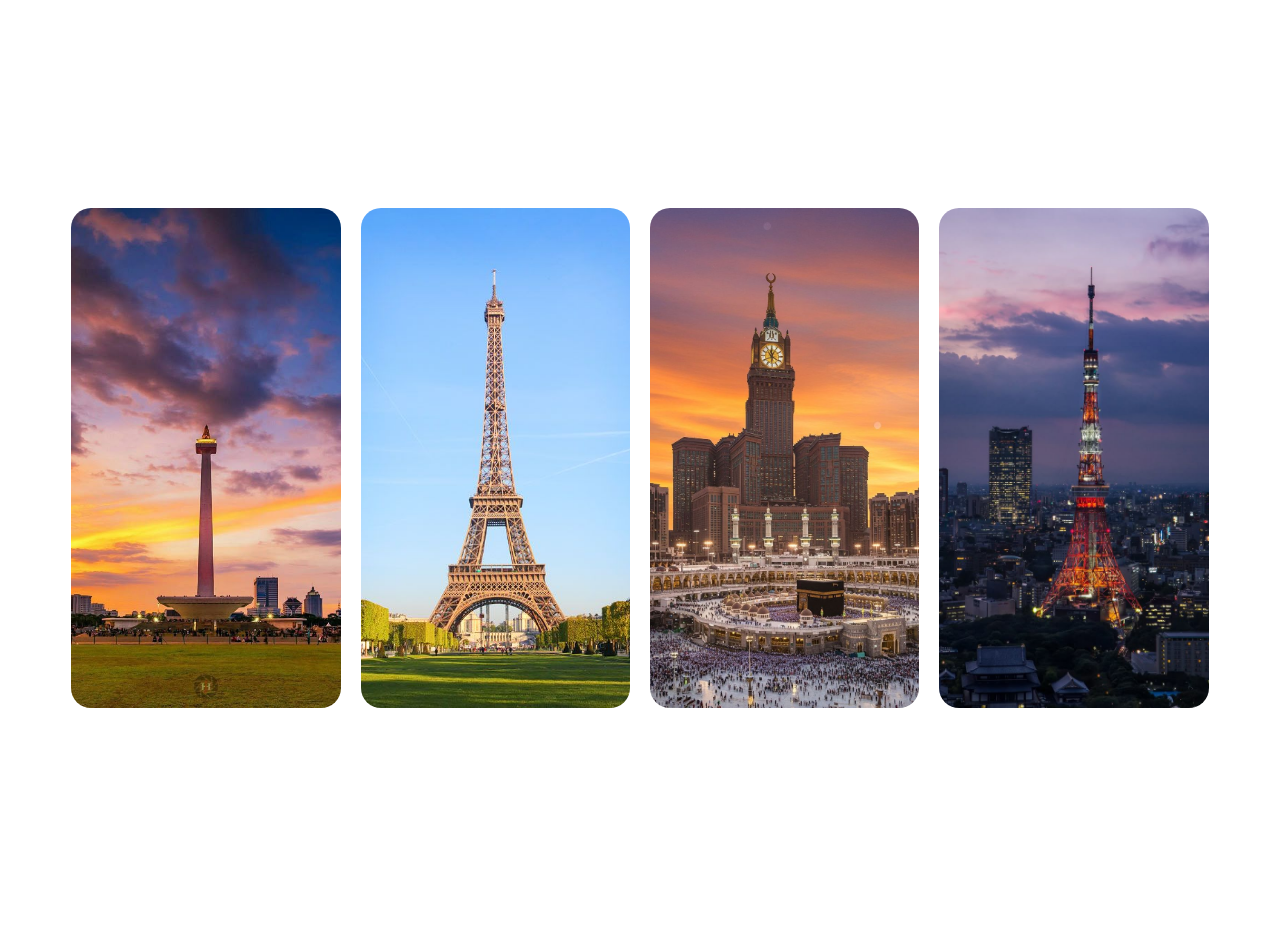
<file: index.html>
<!DOCTYPE html>
<html lang="en">
<head>
    <meta charset="UTF-8">
    <meta name="viewport" content="width=device-width, initial-scale=1.0">
    <title>Tugas Grid</title>
    <link rel="stylesheet" href="style.css">
</head>
<body>
    <section class="gallery">

    <div class="grid-item">
        <img src="./assets/monas.jpg" alt="">
        <div class="text">
            <h3>Monas</h3>
        </div>
    </div>

    <div class="grid-item">
        <img src="./assets/Paris.jpg" alt="">
        <div class="text">
            <h3>Paris</h3>
        </div>
    </div>

    <div class="grid-item">
        <img src="./assets/Mekkah.jpg" alt="">
        <div class="text">
            <h3>Mekkah</h3>
        </div>
    </div>

    <div class="grid-item">
        <img src="./assets/Tokyo Tower Sunset.jpg" alt="">
        <div class="text">
            <h3>Tokyo Tower</h3>
        </div>
    </div>

</section>
</body>
</html>
</file>
<file: style.css>
.gallery {
    min-height: 100vh;
    width: 90%;
    max-width: 1200px;

    margin: auto;

    display: flex;
    gap: 20px;
    align-items: center;
}

.grid-item {
    flex: 1;
    height: 500px;

    overflow: hidden;
    border-radius: 20px;

    transition: flex .6s cubic-bezier(.22, 1, .36, 1);
}

.grid-item:hover {
    flex: 1.4;
}

.grid-item img{
    width: 100%;
    height: 100%;
    object-fit: cover;

    transition: transform 0.8s ease-in-out;
}

.text {
    position: absolute;
    left: 0;
    bottom: 0;
    width: 100%;
    padding: 25px;
    color: white;
    background: linear-gradient(transparent, rgba(0, 0, 0, .85));
    opacity: 0;
    transform: translateY(40px);
    transition: opacity .5s ease, transform .5s ease;
}

.grid-item:hover .text {
    opacity: 1;
    transform: translateY(0);
}
</file>
